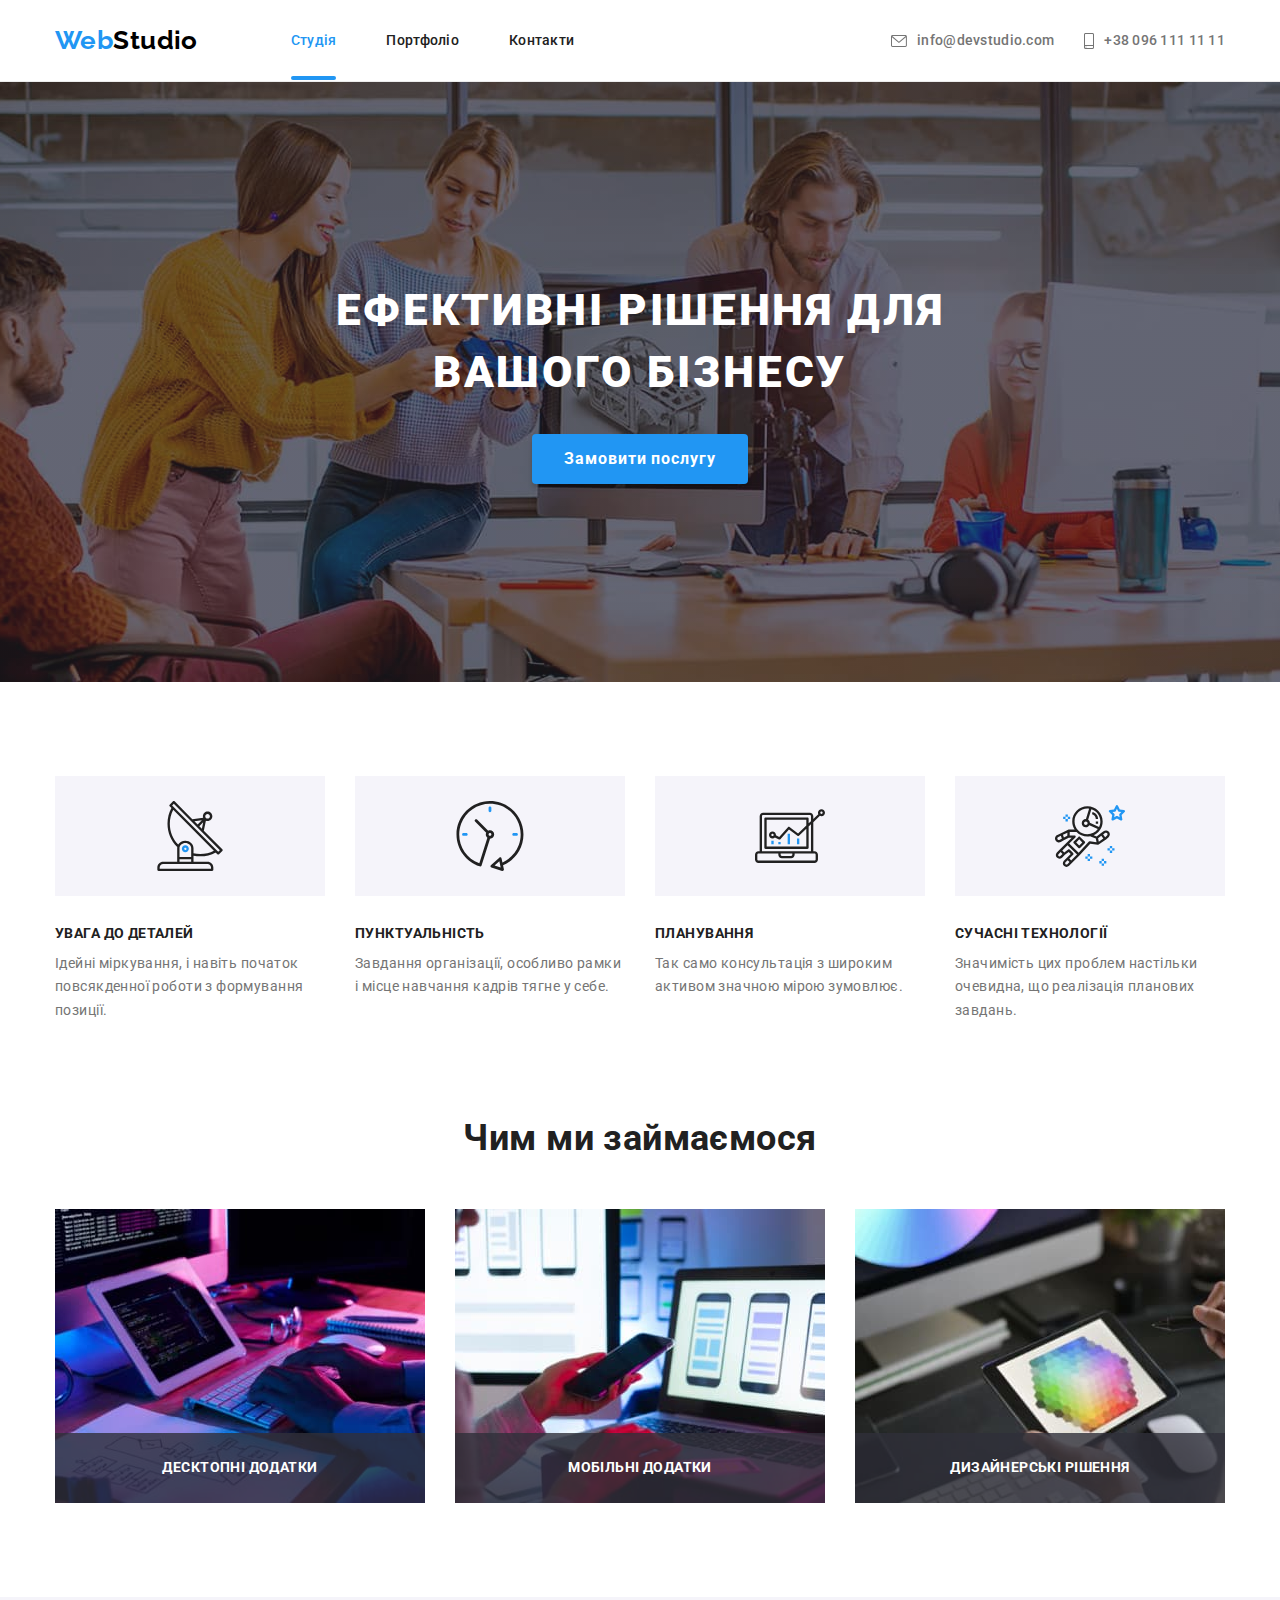
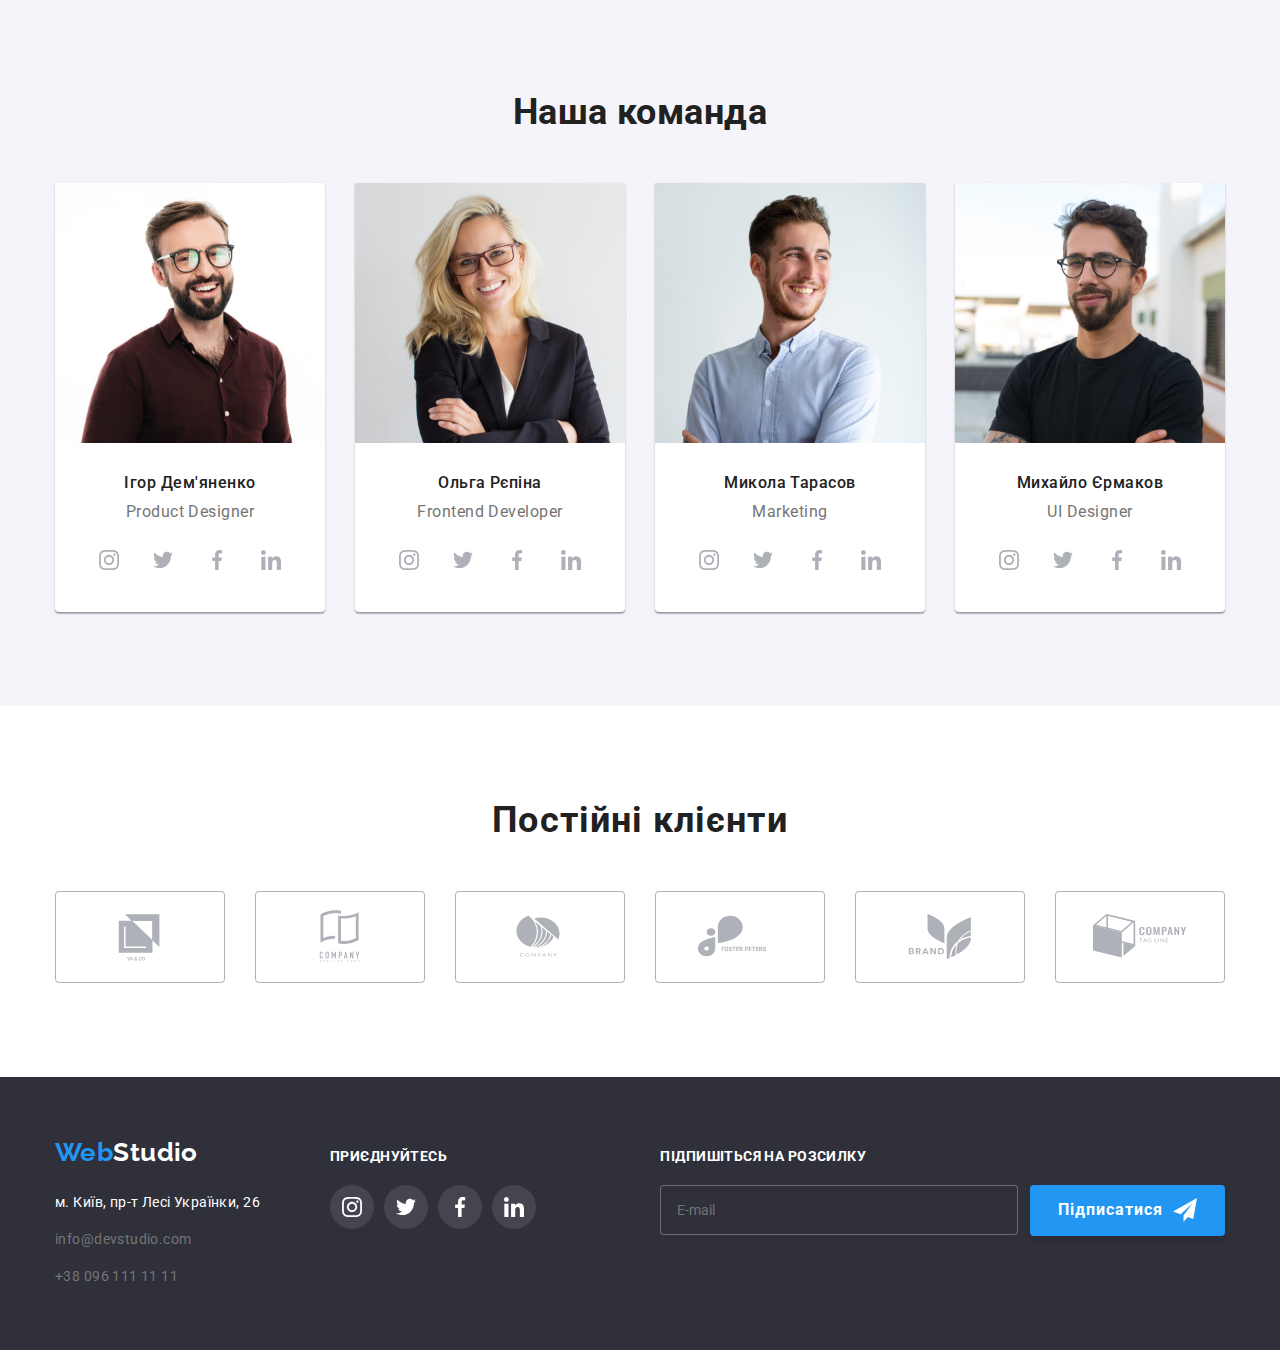
<file: index.html>
<!DOCTYPE html>
<html lang="uk">
  <head>
    <meta charset="UTF-8" />
    <meta http-equiv="X-UA-Compatible" content="IE=edge" />
    <meta name="viewport" content="width=device-width, initial-scale=1.0" />
    <link rel="preconnect" href="https://fonts.googleapis.com" />
    <link rel="preconnect" href="https://fonts.gstatic.com" crossorigin />
    <link
      href="https://fonts.googleapis.com/css2?family=Raleway:wght@700&family=Roboto:wght@100;400;500;700;900&display=swap"
      rel="stylesheet"
    />
    <title>WebStudio</title>
    <link
      rel="stylesheet"
      href="https://cdn.jsdelivr.net/npm/modern-normalize@1.1.0/modern-normalize.min.css"
    />
    <link rel="stylesheet" href="./css/styles.css" />
  </head>
  <body>
    <header class="page-header">
      <div class="container page-header-container">
        <nav class="page-navigation">
          <a class="header-logo" href="./index.html"
            ><span class="header-logo-web">Web</span>Studio</a
          >
          <ul class="navigation link">
            <li class="navigation-item">
              <a class="link curent" href="./index.html">Студія</a>
            </li>
            <li class="navigation-item">
              <a class="link" href="./portfolio.html">Портфоліо</a>
            </li>
            <li class="navigation-item">
              <a class="link" href="Контакты">Контакти</a>
            </li>
          </ul>
        </nav>
        <ul class="mail-phone-list">
          <li>
            <a class="contact-nav" href="mailto:info@devstudio.com">
              <svg class="nav-contact-icon" width="16px" height="12px">
                <use href="./images/icons.svg#icon-envelope "></use>
              </svg>
              info@devstudio.com</a
            >
          </li>
          <li>
            <a class="contact-nav" href="tel:+380961111111">
              <svg class="nav-contact-icon" width="10" height="16">
                <use href="./images/icons.svg#icon-smartphone"></use>
              </svg>
              +38 096 111 11 11</a
            >
          </li>
        </ul>
      </div>
    </header>

    <main>
      <section class="solution">
        <div class="container solution-container">
          <h1 class="solution-title">Ефективні рішення для вашого бізнесу</h1>
          <button
            class="odrder-button solution-order-button"
            type="button"
            data-modal-open
          >
            Замовити послугу
          </button>
        </div>
      </section>

      <section class="specifics">
        <div class="container">
          <h2 hidden>Особливості</h2>
          <ul class="specifics-list">
            <li class="specifics-list-card">
              <div class="specifics-list-icon-bg">
                <svg class="specifics-list-icon" width="70" height="70">
                  <use href="./images/icons.svg#icon-antenna"></use>
                </svg>
              </div>
              <h3 class="specifics-title">УВАГА ДО ДЕТАЛЕЙ</h3>
              <p>
                Ідейні міркування, і навіть початок повсякденної роботи з
                формування позиції.
              </p>
            </li>
            <li class="specifics-list-card">
              <div class="specifics-list-icon-bg">
                <svg class="specifics-list-icon" width="70" height="70">
                  <use href="./images/icons.svg#icon-clock"></use>
                </svg>
              </div>
              <h3 class="specifics-title">ПУНКТУАЛЬНІСТЬ</h3>
              <p>
                Завдання організації, особливо рамки і місце навчання кадрів
                тягне у себе.
              </p>
            </li>
            <li class="specifics-list-card">
              <div class="specifics-list-icon-bg">
                <svg class="specifics-list-icon" width="70" height="70">
                  <use href="./images/icons.svg#icon-diagram"></use>
                </svg>
              </div>
              <h3 class="specifics-title">ПЛАНУВАННЯ</h3>
              <p>
                Так само консультація з широким активом значною мірою зумовлює.
              </p>
            </li>
            <li class="specifics-list-card">
              <div class="specifics-list-icon-bg">
                <svg class="specifics-list-icon" width="70" height="70">
                  <use href="./images/icons.svg#icon-astronaut"></use>
                </svg>
              </div>
              <h3 class="specifics-title">СУЧАСНІ ТЕХНОЛОГІЇ</h3>
              <p>
                Значимість цих проблем настільки очевидна, що реалізація
                планових завдань.
              </p>
            </li>
          </ul>
        </div>
      </section>

      <section class="services">
        <div class="container services-container">
          <h2 class="title-section title-section-service">Чим ми займаємося</h2>
          <ul class="services-list">
            <li class="services-list-card">
              <div class="list-card-overlay">
                <p class="list-card-text">Десктопні додатки</p>
              </div>
              <img src="./images/cod.jpg" alt="программирование" width="370" />
            </li>
            <li class="services-list-card">
              <div class="list-card-overlay">
                <p class="list-card-text">Мобільні додатки</p>
              </div>
              <img src="./images/test.jpg" alt="тестирование" width="370" />
            </li>
            <li class="services-list-card">
              <div class="list-card-overlay">
                <p class="list-card-text">Дизайнерські рішення</p>
              </div>
              <img src="./images/design.jpg" alt="дизайн" width="370" />
            </li>
          </ul>
        </div>
      </section>

      <section class="team">
        <div class="container">
          <h2 class="title-section team-section-title">Наша команда</h2>
          <ul class="team-list">
            <li class="team-list-card">
              <img
                src="./images/card1.jpg"
                alt="на фото дизайнер, Дем'яненко Ігор"
                width="270"
              />
              <div class="team-card-bottom">
                <h3 class="list-card-name">Ігор Дем'яненко</h3>
                <p class="team-card-job-title" lang="en">Product Designer</p>
                <ul class="social-list">
                  <li class="social-list-item">
                    <a href="" class="social-list-link">
                      <svg
                        aria-label="посилання на соц мережу інстаграм"
                        class="social-list-icon"
                      >
                        <use href="./images/icons.svg#icon-instagram"></use>
                      </svg>
                    </a>
                  </li>
                  <li class="social-list-item">
                    <a href="" class="social-list-link">
                      <svg
                        aria-label="посилання на соц мережу твіттер"
                        class="social-list-icon"
                      >
                        <use href="./images/icons.svg#icon-twitter"></use>
                      </svg>
                    </a>
                  </li>
                  <li class="social-list-item">
                    <a href="" class="social-list-link">
                      <svg
                        aria-label="посилання на соц мережу фейсбук"
                        class="social-list-icon"
                      >
                        <use href="./images/icons.svg#icon-facebook"></use>
                      </svg>
                    </a>
                  </li>
                  <li class="social-list-item">
                    <a href="" class="social-list-link">
                      <svg
                        aria-label="посилання на соц мережу лінкед-ін"
                        class="social-list-icon"
                      >
                        <use href="./images/icons.svg#icon-linkedin"></use>
                      </svg>
                    </a>
                  </li>
                </ul>
              </div>
            </li>
            <li class="team-list-card">
              <img
                src="./images/card2.jpg"
                alt="на фото розробник,Репіна Ольга"
                width="270"
              />
              <div class="team-card-bottom">
                <h3 class="list-card-name">Ольга Рєпіна</h3>
                <p class="team-card-job-title" lang="en">Frontend Developer</p>
                <ul class="social-list">
                  <li class="social-list-item">
                    <a href="" class="social-list-link">
                      <svg
                        aria-label="посилання на соц мережу інстаграм"
                        class="social-list-icon"
                      >
                        <use href="./images/icons.svg#icon-instagram"></use>
                      </svg>
                    </a>
                  </li>
                  <li class="social-list-item">
                    <a href="" class="social-list-link">
                      <svg
                        aria-label="посилання на соц мережу твіттер"
                        class="social-list-icon"
                      >
                        <use href="./images/icons.svg#icon-twitter"></use>
                      </svg>
                    </a>
                  </li>
                  <li class="social-list-item">
                    <a href="" class="social-list-link">
                      <svg
                        aria-label="посилання на соц мережу фейсбук"
                        class="social-list-icon"
                      >
                        <use href="./images/icons.svg#icon-facebook"></use>
                      </svg>
                    </a>
                  </li>
                  <li class="social-list-item">
                    <a href="" class="social-list-link">
                      <svg
                        aria-label="посилання на соц мережу лінкед-ін"
                        class="social-list-icon"
                      >
                        <use href="./images/icons.svg#icon-linkedin"></use>
                      </svg>
                    </a>
                  </li>
                </ul>
              </div>
            </li>
            <li class="team-list-card">
              <img
                src="./images/card3.jpg"
                alt="на фото Тарасов Микола,відділ маркетингу"
                width="270"
              />
              <div class="team-card-bottom">
                <h3 class="list-card-name">Микола Тарасов</h3>
                <p class="team-card-job-title" lang="en">Marketing</p>
                <ul class="social-list">
                  <li class="social-list-item">
                    <a href="" class="social-list-link">
                      <svg
                        aria-label="посилання на соц мережу інстаграм"
                        class="social-list-icon"
                      >
                        <use href="./images/icons.svg#icon-instagram"></use>
                      </svg>
                    </a>
                  </li>
                  <li class="social-list-item">
                    <a href="" class="social-list-link">
                      <svg
                        aria-label="посилання на соц мережу твіттер"
                        class="social-list-icon"
                      >
                        <use href="./images/icons.svg#icon-twitter"></use>
                      </svg>
                    </a>
                  </li>
                  <li class="social-list-item">
                    <a href="" class="social-list-link">
                      <svg
                        aria-label="посилання на соц мережу фейсбук"
                        class="social-list-icon"
                      >
                        <use href="./images/icons.svg#icon-facebook"></use>
                      </svg>
                    </a>
                  </li>
                  <li class="social-list-item">
                    <a href="" class="social-list-link">
                      <svg
                        aria-label="посилання на соц мережу лінкед-ін"
                        class="social-list-icon"
                      >
                        <use href="./images/icons.svg#icon-linkedin"></use>
                      </svg>
                    </a>
                  </li>
                </ul>
              </div>
            </li>
            <li class="team-list-card">
              <img
                src="./images/card4.jpg"
                alt="на фото Єрмаков Михайло, дизайнер"
                width="270"
              />
              <div class="team-card-bottom">
                <h3 class="list-card-name">Михайло Єрмаков</h3>
                <p class="team-card-job-title" lang="en">UI Designer</p>
                <ul class="social-list">
                  <li class="social-list-item">
                    <a href="" class="social-list-link">
                      <svg
                        aria-label="посилання на соц мережу інстаграм"
                        class="social-list-icon"
                      >
                        <use href="./images/icons.svg#icon-instagram"></use>
                      </svg>
                    </a>
                  </li>
                  <li class="social-list-item">
                    <a href="" class="social-list-link">
                      <svg
                        aria-label="посилання на соц мережу твіттер"
                        class="social-list-icon"
                      >
                        <use href="./images/icons.svg#icon-twitter"></use>
                      </svg>
                    </a>
                  </li>
                  <li class="social-list-item">
                    <a href="" class="social-list-link">
                      <svg
                        aria-label="посилання на соц мережу фейсбук"
                        class="social-list-icon"
                      >
                        <use href="./images/icons.svg#icon-facebook"></use>
                      </svg>
                    </a>
                  </li>
                  <li class="social-list-item">
                    <a href="" class="social-list-link">
                      <svg
                        aria-label="посилання на соц мережу лінкед-ін"
                        class="social-list-icon"
                      >
                        <use href="./images/icons.svg#icon-linkedin"></use>
                      </svg>
                    </a>
                  </li>
                </ul>
              </div>
            </li>
          </ul>
        </div>
      </section>

      <section class="clients">
        <div class="container">
          <h3 class="clients-title">Постійні клієнти</h3>
          <ul class="clients-list">
            <li class="clients-list-item">
              <a href="" class="cleints-list-link">
                <svg class="clients-list-logo">
                  <use href="./images/icons.svg#icon-company"></use>
                </svg>
              </a>
            </li>
            <li class="clients-list-item">
              <a href="" class="cleints-list-link">
                <svg class="clients-list-logo">
                  <use href="./images/icons.svg#icon-company-one"></use>
                </svg>
              </a>
            </li>
            <li class="clients-list-item">
              <a href="" class="cleints-list-link">
                <svg class="clients-list-logo">
                  <use href="./images/icons.svg#icon-company-two"></use>
                </svg>
              </a>
            </li>
            <li class="clients-list-item">
              <a href="" class="cleints-list-link">
                <svg class="clients-list-logo">
                  <use href="./images/icons.svg#icon-company-thre"></use>
                </svg>
              </a>
            </li>
            <li class="clients-list-item">
              <a href="" class="cleints-list-link">
                <svg class="clients-list-logo">
                  <use href="./images/icons.svg#icon-company-four"></use>
                </svg>
              </a>
            </li>
            <li class="clients-list-item">
              <a href="" class="cleints-list-link">
                <svg class="clients-list-logo">
                  <use href="./images/icons.svg#icon-company-five"></use>
                </svg>
              </a>
            </li>
          </ul>
        </div>
      </section>
    </main>

    <footer class="page-footer">
      <div class="container footer-container">
        <div class="page-footer-container">
          <a class="footer-logo" href="./index.html"
            ><span class="footer-logo-web">Web</span>Studio</a
          >
          <address class="bottom-addres">
            <p class="link-address">
              <a
                href="https://goo.gl/maps/CPtrU1FHBa2aNyZL9"
                target="_blank"
                rel="noopener noreferrer nofollow"
                >м. Київ, пр-т Лесі Українки, 26</a
              >
            </p>
            <ul class="bottom-contacts">
              <li class="bottom-contacts-item">
                <a href="mailto:info@devstudio.com">info@devstudio.com</a>
              </li>
              <li class="bottom-contacts-item">
                <a href="tel:+380961111111">+38 096 111 11 11</a>
              </li>
            </ul>
          </address>
        </div>

        <div class="footer-social">
          <p class="footer-social-title">приєднуйтесь</p>
          <ul class="footer-social-list">
            <li class="footer-social-list-item">
              <a href="" class="footer-social-list-link">
                <svg class="footer-social-list-icon">
                  <use href="./images/icons.svg#icon-instagram"></use>
                </svg>
              </a>
            </li>
            <li class="footer-social-list-item">
              <a href="" class="footer-social-list-link">
                <svg class="footer-social-list-icon">
                  <use href="./images/icons.svg#icon-twitter"></use>
                </svg>
              </a>
            </li>
            <li class="footer-social-list-item">
              <a href="" class="footer-social-list-link">
                <svg class="footer-social-list-icon">
                  <use href="./images/icons.svg#icon-facebook"></use>
                </svg>
              </a>
            </li>
            <li class="footer-social-list-item">
              <a href="" class="footer-social-list-link">
                <svg class="footer-social-list-icon">
                  <use href="./images/icons.svg#icon-linkedin"></use>
                </svg>
              </a>
            </li>
          </ul>
        </div>

        <div class="footer-reg">
          <p class="reg-title">Підпишіться на розсилку</p>
          <form class="footer-reg-form">
            <label>
              <input
                class="footer-reg-input-field"
                type="email"
                name="user_email"
                placeholder="E-mail"
              />
            </label>
            <button class="footer-reg-button" type="submit">
              Підписатися
              <svg class="reg-button-icon" width="24px" height="24px">
                <use href="./images/icons.svg#icon-send"></use>
              </svg>
            </button>
          </form>
        </div>
      </div>
    </footer>
    <div class="backdrop is-hidden" data-modal>
      <div class="modal">
        <button class="modal-clas-btn" data-modal-close>
          <svg class="modal-close-icon" width="18px" height="18px">
            <use href="./images/icons.svg#icon-close"></use>
          </svg>
        </button>

        <p class="modal-form-title">Залиште свої дані, ми вам передзвонимо</p>
        <form class="modal-form">
          <label class="modal-form-field">
            <span class="modal-form-field-desc">Ім'я</span>
            <span class="modal-input-wrapper">
              <input
                class="modal-form-input"
                type="text"
                required
                pattern="[a-zA-Zа-яА-ЯіІїЇ`ʼ]+"
                name="user_name"
              />
              <svg class="modal-form-icon">
                <use href="./images/icons.svg#icon-person"></use>
              </svg>
            </span>
          </label>
          <label class="modal-form-field">
            <span class="modal-form-field-desc">Телефон</span>
            <span class="modal-input-wrapper">
              <input
                class="modal-form-input"
                type="tel"
                required
                name="user_phone"
              />
              <svg class="modal-form-icon">
                <use href="./images/icons.svg#icon-phone-black"></use>
              </svg>
            </span>
          </label>
          <label class="modal-form-field">
            <span class="modal-form-field-desc">Пошта</span>
            <span class="modal-input-wrapper">
              <input
                class="modal-form-input"
                type="email"
                required
                name="user_mail"
              />
              <svg class="modal-form-icon">
                <use href="./images/icons.svg#icon-email"></use>
              </svg>
            </span>
          </label>
          <label class="modal-form-area">
            <span class="modal-form-field-desc">Коментар</span>
            <textarea
              class="modal-form-message"
              name="user_message"
              placeholder="Введіть текст"
            ></textarea>
          </label>
          <label class="modal-form-check-field">
            <input
              class="modal-form-check"
              type="checkbox"
              name="user_policy"
              required
            />
            <svg class="modal-form-own-checkbox">
              <use
                class="modal-form-own-checkbox-icon"
                href="./images/icons.svg#icon-Vector"
              ></use>
            </svg>
            <span class="modal-form-own-checkbox-text">
              Погоджуюся з розсилкою та приймаю&nbsp;
              <a class="modal-form-own-checkbox-link" href="#"
                >Умови договору</a
              ></span
            >
          </label>
          <button class="modal-form-submit" type="submit">Відправити</button>
        </form>
      </div>
    </div>

    <script src="./modal.js"></script>
  </body>
</html>
</file>
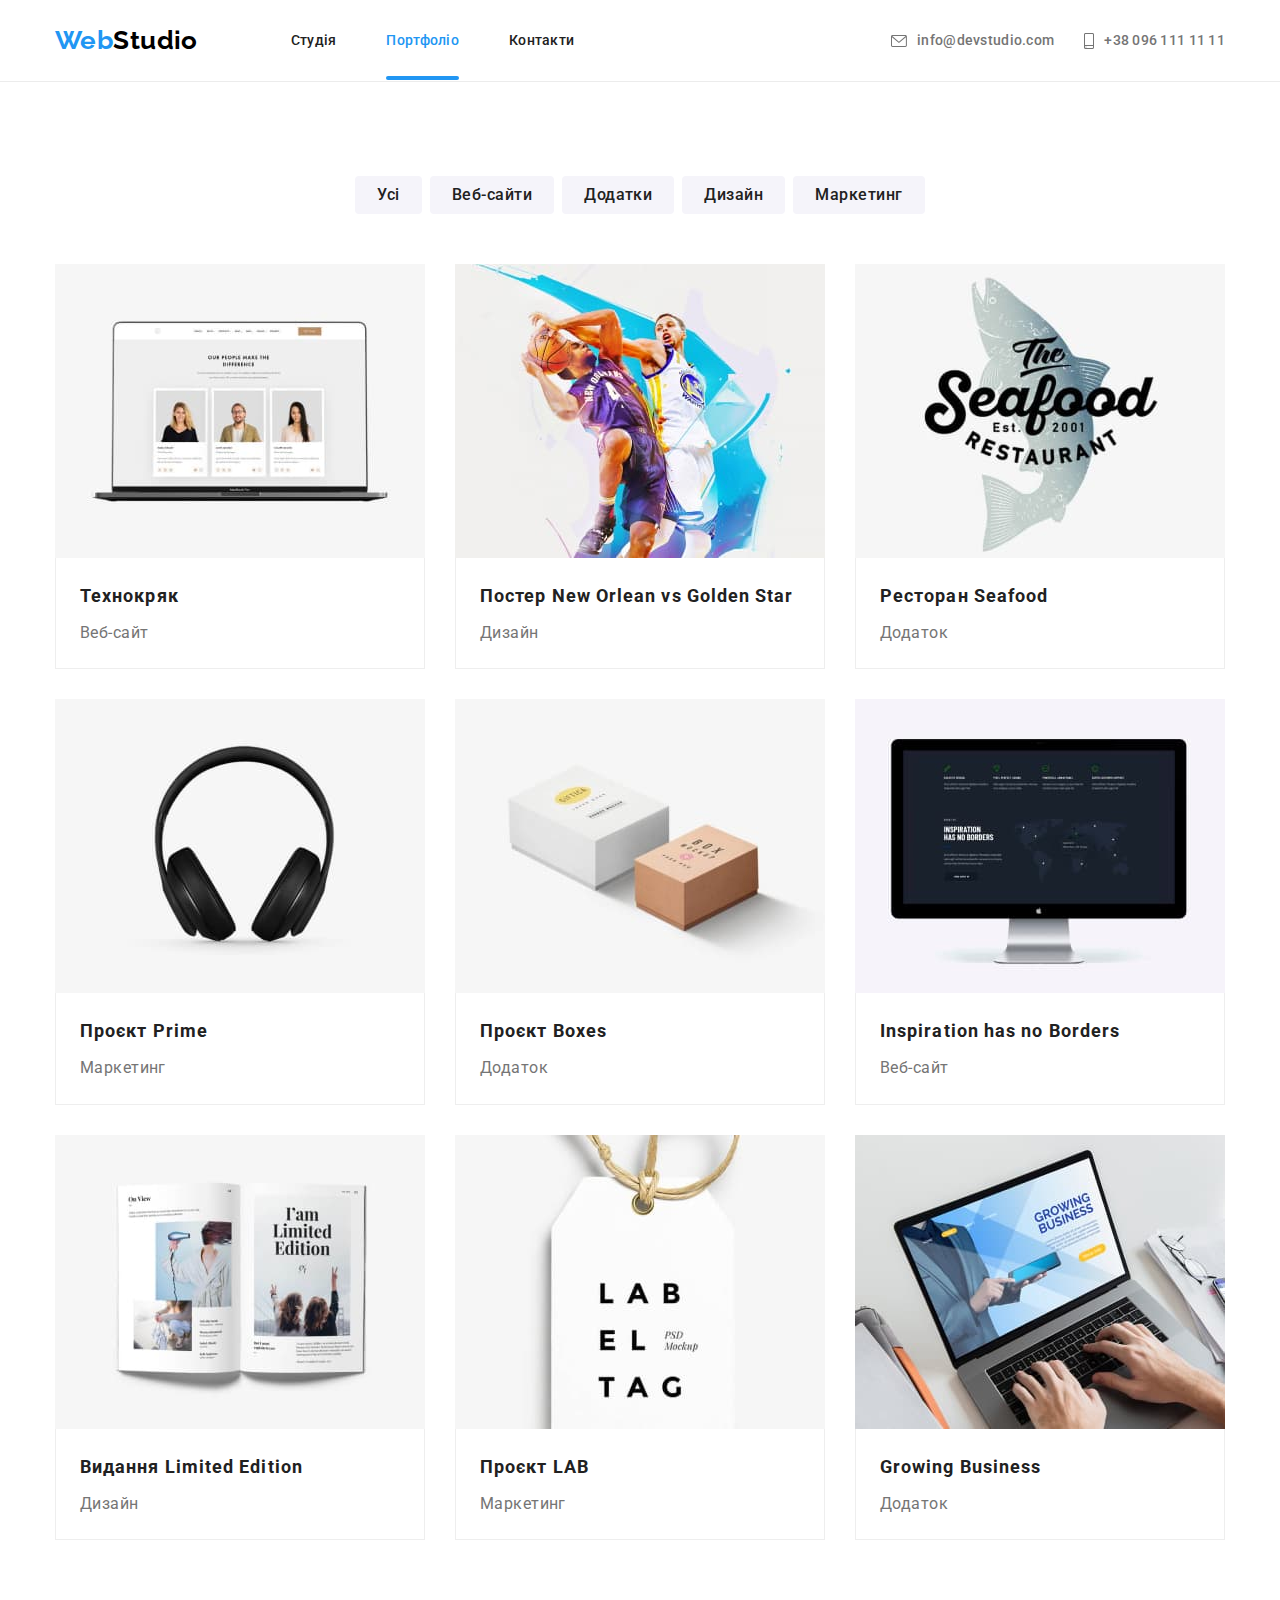
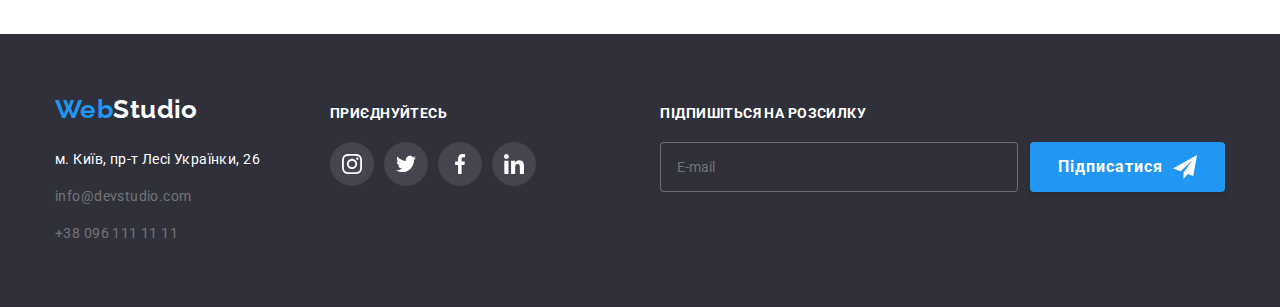
<file: portfolio.html>
<!DOCTYPE html>
<html lang="uk">
  <head>
    <meta charset="UTF-8" />
    <meta http-equiv="X-UA-Compatible" content="IE=edge" />
    <meta name="viewport" content="width=device-width, initial-scale=1.0" />
    <link rel="preconnect" href="https://fonts.googleapis.com" />
    <link rel="preconnect" href="https://fonts.gstatic.com" crossorigin />
    <link
      href="https://fonts.googleapis.com/css2?family=Raleway:wght@700&family=Roboto:wght@100;400;500;700;900&display=swap"
      rel="stylesheet"
    />
    <title>Portfolio</title>
    <link
      rel="stylesheet"
      href="https://cdn.jsdelivr.net/npm/modern-normalize@1.1.0/modern-normalize.min.css"
    />
    <link rel="stylesheet" href="./css/styles.css" />
  </head>

  <body>
    <header class="page-header portfolio-header">
      <div class="container page-header-container">
        <nav class="page-navigation">
          <a class="header-logo" href="./index.html"
            ><span class="header-logo-web">Web</span>Studio</a
          >
          <ul class="navigation link">
            <li class="navigation-item">
              <a class="link" href="./index.html">Студія</a>
            </li>
            <li class="navigation-item">
              <a class="link curent" href="./portfolio.html">Портфоліо</a>
            </li>
            <li class="navigation-item">
              <a class="link" href="Контакты">Контакти</a>
            </li>
          </ul>
        </nav>
        <ul class="mail-phone-list">
          <li>
            <a class="contact-nav" href="mailto:info@devstudio.com">
              <svg class="nav-contact-icon" width="16px" height="12px">
                <use href="./images/icons.svg#icon-envelope "></use>
              </svg>
              info@devstudio.com</a
            >
          </li>
          <li>
            <a class="contact-nav" href="tel:+380961111111">
              <svg class="nav-contact-icon" width="10" height="16">
                <use href="./images/icons.svg#icon-smartphone"></use>
              </svg>
              +38 096 111 11 11</a
            >
          </li>
        </ul>
      </div>
    </header>

    <main>
      <section class="projects">
        <div class="container">
          <h1 hidden>Наші проєкти</h1>
          <ul class="filters filters-container">
            <li><button type="button">Усі</button></li>
            <li><button type="button">Веб-сайти</button></li>
            <li><button type="button">Додатки</button></li>
            <li><button type="button">Дизайн</button></li>
            <li><button type="button">Маркетинг</button></li>
          </ul>

          <ul class="gallery">
            <li class="gallery-card">
              <a class="gallery-card-link" href="">
                <div class="card-wrapper">
                  <img
                    src="./images/portfolio_images/project_1.jpg"
                    width="370"
                    alt="Веб-сайт"
                  />
                  <p class="overlay">
                    Ресурс пропонує комплексні пропозиції з різним рівнем
                    функціоналу та сервісів. Все це дозволить відвідувачу
                    отримати вичерпні відомості про компанію чи приватну особу.
                  </p>
                </div>

                <div class="gallery-card-bottom">
                  <h2>Технокряк</h2>
                  <p class="gallery-card-bottom-text">Веб-сайт</p>
                </div>
              </a>
            </li>
            <li class="gallery-card">
              <a href="" class="gallery-card-link">
                <div class="card-wrapper">
                  <img
                    src="./images/portfolio_images/project_2.jpg"
                    width="370"
                    alt="Дизайн"
                  />
                  <p class="overlay">
                    Ресурс пропонує комплексні пропозиції з різним рівнем
                    функціоналу та сервісів. Все це дозволить відвідувачу
                    отримати вичерпні відомості про компанію чи приватну особу.
                  </p>
                </div>

                <div class="gallery-card-bottom">
                  <h2 lang="en">Постер New Orlean vs Golden Star</h2>
                  <p class="gallery-card-bottom-text">Дизайн</p>
                </div></a
              >
            </li>
            <li class="gallery-card">
              <a href="" class="gallery-card-link">
                <div class="card-wrapper">
                  <img
                    src="./images/portfolio_images/project_3.jpg"
                    width="370"
                    alt="Додаток"
                  />
                  <p class="overlay">
                    Ресурс пропонує комплексні пропозиції з різним рівнем
                    функціоналу та сервісів. Все це дозволить відвідувачу
                    отримати вичерпні відомості про компанію чи приватну особу.
                  </p>
                </div>

                <div class="gallery-card-bottom">
                  <h2 lang="en">Ресторан Seafood</h2>
                  <p class="gallery-card-bottom-text">Додаток</p>
                </div></a
              >
            </li>

            <li class="gallery-card">
              <a href="" class="gallery-card-link">
                <div class="card-wrapper">
                  <img
                    src="./images/portfolio_images/project_4.jpg"
                    width="370"
                    alt="Маркетинг"
                  />
                  <p class="overlay">
                    Ресурс пропонує комплексні пропозиції з різним рівнем
                    функціоналу та сервісів. Все це дозволить відвідувачу
                    отримати вичерпні відомості про компанію чи приватну особу.
                  </p>
                </div>

                <div class="gallery-card-bottom">
                  <h2 lang="en">Проєкт Prime</h2>
                  <p class="gallery-card-bottom-text">Маркетинг</p>
                </div></a
              >
            </li>
            <li class="gallery-card">
              <a href="" class="gallery-card-link">
                <div class="card-wrapper">
                  <img
                    src="./images/portfolio_images/project_5.jpg"
                    width="370"
                    alt="Додаток"
                  />
                  <p class="overlay">
                    Ресурс пропонує комплексні пропозиції з різним рівнем
                    функціоналу та сервісів. Все це дозволить відвідувачу
                    отримати вичерпні відомості про компанію чи приватну особу.
                  </p>
                </div>

                <div class="gallery-card-bottom">
                  <h2 lang="en">Проєкт Boxes</h2>
                  <p class="gallery-card-bottom-text">Додаток</p>
                </div></a
              >
            </li>
            <li class="gallery-card">
              <a href="" class="gallery-card-link">
                <div class="card-wrapper">
                  <img
                    src="./images/portfolio_images/project_6.jpg"
                    width="370"
                    alt="Веб-сайт"
                  />
                  <p class="overlay">
                    Ресурс пропонує комплексні пропозиції з різним рівнем
                    функціоналу та сервісів. Все це дозволить відвідувачу
                    отримати вичерпні відомості про компанію чи приватну особу.
                  </p>
                </div>

                <div class="gallery-card-bottom">
                  <h2 lang="en">Inspiration has no Borders</h2>
                  <p class="gallery-card-bottom-text">Веб-сайт</p>
                </div></a
              >
            </li>
            <li class="gallery-card">
              <a href="" class="gallery-card-link">
                <div class="card-wrapper">
                  <img
                    src="./images/portfolio_images/project_7.jpg"
                    width="370"
                    alt="Дизайн"
                  />
                  <p class="overlay">
                    Ресурс пропонує комплексні пропозиції з різним рівнем
                    функціоналу та сервісів. Все це дозволить відвідувачу
                    отримати вичерпні відомості про компанію чи приватну особу.
                  </p>
                </div>

                <div class="gallery-card-bottom">
                  <h2 lang="en">Видання Limited Edition</h2>
                  <p class="gallery-card-bottom-text">Дизайн</p>
                </div></a
              >
            </li>
            <li class="gallery-card">
              <a href="" class="gallery-card-link">
                <div class="card-wrapper">
                  <img
                    src="./images/portfolio_images/project_8.jpg"
                    width="370"
                    alt="Маркетинг"
                  />
                  <p class="overlay">
                    Ресурс пропонує комплексні пропозиції з різним рівнем
                    функціоналу та сервісів. Все це дозволить відвідувачу
                    отримати вичерпні відомості про компанію чи приватну особу.
                  </p>
                </div>

                <div class="gallery-card-bottom">
                  <h2 lang="en">Проєкт LAB</h2>
                  <p class="gallery-card-bottom-text">Маркетинг</p>
                </div></a
              >
            </li>
            <li class="gallery-card">
              <a href="" class="gallery-card-link">
                <div class="card-wrapper">
                  <img
                    src="./images/portfolio_images/project_9.jpg"
                    width="370"
                    alt="Додаток"
                  />
                  <p class="overlay">
                    Ресурс пропонує комплексні пропозиції з різним рівнем
                    функціоналу та сервісів. Все це дозволить відвідувачу
                    отримати вичерпні відомості про компанію чи приватну особу.
                  </p>
                </div>

                <div class="gallery-card-bottom">
                  <h2 lang="en">Growing Business</h2>
                  <p class="gallery-card-bottom-text">Додаток</p>
                </div></a
              >
            </li>
          </ul>
        </div>
      </section>
    </main>

    <footer class="page-footer">
      <div class="container footer-container">
        <div class="page-footer-container">
          <a class="footer-logo" href="./index.html"
            ><span class="footer-logo-web">Web</span>Studio</a
          >
          <address class="bottom-addres">
            <p class="link-address">
              <a
                href="https://goo.gl/maps/CPtrU1FHBa2aNyZL9"
                target="_blank"
                rel="noopener noreferrer nofollow"
                >м. Київ, пр-т Лесі Українки, 26</a
              >
            </p>
            <ul class="bottom-contacts">
              <li class="bottom-contacts-item">
                <a href="mailto:info@devstudio.com">info@devstudio.com</a>
              </li>
              <li class="bottom-contacts-item">
                <a href="tel:+380961111111">+38 096 111 11 11</a>
              </li>
            </ul>
          </address>
        </div>

        <div class="footer-social">
          <p class="footer-social-title">приєднуйтесь</p>
          <ul class="footer-social-list">
            <li class="footer-social-list-item">
              <a href="" class="footer-social-list-link">
                <svg class="footer-social-list-icon">
                  <use href="./images/icons.svg#icon-instagram"></use>
                </svg>
              </a>
            </li>
            <li class="footer-social-list-item">
              <a href="" class="footer-social-list-link">
                <svg class="footer-social-list-icon">
                  <use href="./images/icons.svg#icon-twitter"></use>
                </svg>
              </a>
            </li>
            <li class="footer-social-list-item">
              <a href="" class="footer-social-list-link">
                <svg class="footer-social-list-icon">
                  <use href="./images/icons.svg#icon-facebook"></use>
                </svg>
              </a>
            </li>
            <li class="footer-social-list-item">
              <a href="" class="footer-social-list-link">
                <svg class="footer-social-list-icon">
                  <use href="./images/icons.svg#icon-linkedin"></use>
                </svg>
              </a>
            </li>
          </ul>
        </div>
        <div class="footer-reg">
          <p class="reg-title">Підпишіться на розсилку</p>
          <form class="footer-reg-form">
            <label>
              <input
                class="footer-reg-input-field"
                type="email"
                name="user_email"
                placeholder="E-mail"
              />
            </label>
            <button class="footer-reg-button" type="submit">
              Підписатися
              <svg class="reg-button-icon" width="24px" height="24px">
                <use href="./images/icons.svg#icon-send"></use>
              </svg>
            </button>
          </form>
        </div>
      </div>
    </footer>
  </body>
</html>
</file>
<file: css/styles.css>
/* =========PRIMARY COLORS========= */
:root {
  --primary-text-color: #757575;
  --title-text-color: #212121;
  --accent-color: #2196f3;
  --primary-white-color: #ffffff;
  --black-logo-color: #000000;
  --btn-filter-background-color: #f5f4fa;
  --solution-section-color: #2f303a;
  --background-color: #f5f4fa;
  --portfolio-nav-border-color: #ececec;
  --hero-bg-color: #c4c4c4;
  --social-lincs-color: #afb1b8;
  --timing-effects: 250ms cubic-bezier(0.4, 0, 0.2, 1);
}
/* =========/PRIMARY COLORS========= */

/* =========BODY========= */
body {
  color: var(--primary-white-color);
  font-family: "Roboto", sans-serif;
  font-size: 14px;
  letter-spacing: 0.03em;
}
/* =========/BODY========= */

h1,
h2,
h3,
h4,
p {
  margin-top: 0;
  margin-bottom: 0;
}

ul,
ol {
  margin-top: 0;
  margin-bottom: 0;
  padding-left: 0;
}

.container {
  width: 1200px;
  margin-left: auto;
  margin-right: auto;
  padding-left: 15px;
  padding-right: 15px;
}

.link {
  text-decoration: none;
}

img {
  display: block;
  max-width: 100%;
  height: auto;
}

li {
  list-style-type: none;
}
/* ========= HEADER ========= */
.page-header {
  padding-top: 25px;
  padding-bottom: 25px;
  border-bottom: 1px solid var(--portfolio-nav-border-color);
}

.page-header-container {
  display: flex;
  align-items: center;
}

.page-navigation {
  display: flex;
  align-items: center;
}

.header-logo {
  margin-right: 93px;
}

.header-logo {
  font-family: "Raleway";
  font-weight: 700;
  font-size: 26px;
  line-height: 1.2;
  color: var(--black-logo-color);
  text-decoration: none;
}
.header-logo-web {
  color: var(--accent-color);
}
/* ========= / HEADER ========= */

/* ========= NAVIGATION ========= */

.navigation {
  display: flex;
  column-gap: 50px;
}

.navigation .link {
  font-weight: 500;
  line-height: 1.1;
  letter-spacing: 0.02em;
  color: var(--title-text-color);
  text-decoration: none;
}

.link {
  transition: color var(--timing-effects);
}

.mail-phone-list {
  display: flex;
  align-items: center;
  column-gap: 30px;
  margin-left: auto;
}

.contact-nav {
  display: flex;
  align-items: center;
  font-weight: 500;
  font-size: 14px;
  line-height: 1.14;
  letter-spacing: 0.02em;
  text-decoration: none;
  color: var(--primary-text-color);
  transition: color var(--timing-effects);
}
.contact-nav:focus,
.contact-nav:hover {
  color: var(--accent-color);
  fill: var(--accent-color);
}

.nav-contact-icon {
  margin-right: 10px;
  fill: currentColor;
}

.navigation .link:focus,
.navigation .link:hover {
  color: var(--accent-color);
}
.curent {
  position: relative;
}

.curent::after {
  position: absolute;
  content: "";
  bottom: -32px; /* -по макету отступ вниз 32px */

  display: block;
  width: 100%;
  height: 4px;

  background: var(--accent-color);
  border-radius: 2px;
}

.navigation .link.curent {
  color: var(--accent-color);
}
/* ========= /HEADER ========= */

/* ========= SOLUTION ========= */

.solution {
  display: flex;
  max-width: 1600px;
  min-height: 600px;
  margin-left: auto;
  margin-right: auto;
  background-color: var(--hero-bg-color);
  background-image: linear-gradient(
      rgba(47, 48, 58, 0.4),
      rgba(47, 48, 58, 0.4)
    ),
    url(../images/hero/bg.jpg);
  background-size: auto auto;
  background-repeat: no-repeat;
  background-position: 50% 50%;
}
.solution-container {
  display: flex;
  flex-direction: column;
  justify-content: center;
  align-items: center;
}
.solution-title {
  width: 696px;
}

.solution h1 {
  font-weight: 900;
  font-size: 44px;
  line-height: 1.4;
  letter-spacing: 0.06em;
  text-transform: uppercase;
  text-align: center;
  color: var(--primary-white-color);
}

.solution-order-button {
  margin-top: 30px;
}

.odrder-button {
  font-family: inherit;
  font-weight: 700;
  font-size: 16px;
  line-height: 1.9;
  letter-spacing: 0.06em;
  color: var(--primary-white-color);
  background: var(--accent-color);
  box-shadow: 0px 4px 4px rgba(0, 0, 0, 0.15);
  border-radius: 4px;
  cursor: pointer;
  text-align: center;
  padding-top: 10px;
  padding-right: 32px;
  padding-bottom: 10px;
  padding-left: 32px;
  border: none;
}

/* ========= / SOLUTION ========= */

/* ========= SPECIFICS ========= */
.specifics {
  padding-top: 94px;
  padding-bottom: 94px;
}

.specifics-container {
  display: flex;
}
.specifics-list {
  display: flex;
  column-gap: 30px;
}
.specifics-list-card {
  flex-basis: calc((100% - 90px) / 4);
}

.specifics-list-icon-bg {
  display: flex;
  align-items: center;
  justify-content: center;
  height: 120px;
  background-color: var(--background-color);
  margin-bottom: 30px;
}

.title-section {
  font-weight: 700;
  font-size: 36px;
  line-height: 1.17;
  color: var(--title-text-color);
}

.specifics h3 {
  font-weight: 700;
  font-size: 14px;
  line-height: 1.1;
  text-transform: uppercase;
  letter-spacing: 0.03em;
  color: var(--title-text-color);
  margin-bottom: 10px;
}
.specifics p {
  font-style: normal;
  line-height: 1.7;
  color: var(--primary-text-color);
}
/* ========= /SPECIFICS ========= */

/* =========  SERVICES ========= */

.services {
  padding-top: 0px;
  padding-bottom: 94px;
}
.title-section-service {
  text-align: center;
}
.services-list-card {
  position: relative;
  flex-basis: calc((100% - 60px) / 3);
}

.list-card-overlay {
  position: absolute;
  bottom: 0;
  display: flex;
  height: 70px;
  width: 100%;
  align-items: center;
  justify-content: center;
  background: rgba(47, 48, 58, 0.8);
}

.list-card-text {
  font-weight: 700;
  font-size: 14px;
  line-height: 1.14;
  text-align: center;
  letter-spacing: 0.03em;
  text-transform: uppercase;
  color: var(--primary-white-color);
}

.services-list {
  display: flex;
  column-gap: 30px;
  margin-top: 50px;
}
/* ========= /SERVICES ========= */

/* ========= TEAM ========= */
.team {
  background-color: var(--background-color);
  padding-top: 94px;
  padding-bottom: 94px;
}

.team-section-title {
  text-align: center;
}
.team-list {
  display: flex;
  margin-top: 50px;
  column-gap: 30px;
}
.team-list-card {
  width: 270px;
  background: var(--primary-white-color);
  box-shadow: 0px 1px 3px rgba(0, 0, 0, 0.12), 0px 1px 1px rgba(0, 0, 0, 0.14),
    0px 2px 1px rgba(0, 0, 0, 0.2);
  border-radius: 0px 0px 4px 4px;
}

.team-card-bottom {
  padding-top: 30px;
  padding-bottom: 30px;
}

.social-list {
  display: flex;
  justify-content: center;
  column-gap: 10px;
  margin-top: 16px;
}

.social-list-link {
  display: flex;
  align-items: center;
  justify-content: center;
  width: 44px;
  height: 44px;
  border-radius: 50%;
  background-color: var(--primary-white-color);
  transition: background-color var(--timing-effects);
}

.social-list-link:hover,
.social-list-link:focus {
  background-color: var(--accent-color);
}

.social-list-link:hover .social-list-icon,
.social-list-link:focus .social-list-icon {
  fill: var(--primary-white-color);
}

.social-list-icon {
  width: 20px;
  height: 20px;
  fill: var(--social-lincs-color);
  transition: fill var(--timing-effects);
}

.team h3 {
  font-weight: 500;
  font-size: 16px;
  line-height: 1.2;
  color: var(--title-text-color);
  text-align: center;
  letter-spacing: 0.03em;
}

.team p {
  font-weight: 400;
  font-size: 16px;
  line-height: 1.2;
  color: var(--primary-text-color);
  text-align: center;
  letter-spacing: 0.03em;
  margin-top: 10px;
}
/* ========= /TEAM ========= */

/* ========= CLIENTS ========= */

.clients {
  padding-top: 94px;
  padding-bottom: 94px;
}

.clients-title {
  font-weight: 700;
  font-size: 36px;
  line-height: 1.16;
  text-align: center;
  letter-spacing: 0.03em;
  color: var(--title-text-color);
  margin-bottom: 50px;
}

.clients-list {
  display: flex;
  column-gap: 30px;
}

.cleints-list-link {
  display: flex;
  align-items: center;
  justify-content: center;
  width: 170px;
  height: 92px;
  border: 1px solid var(--social-lincs-color);
  border-radius: 4px;
  transition: color var(--timing-effects);
}
.clients-list-logo {
  width: 106px;
  height: 60px;
  fill: var(--social-lincs-color);
  transition: fill var(--timing-effects);
}

.cleints-list-link:hover .clients-list-logo,
.cleints-list-link:focus .clients-list-logo {
  fill: var(--accent-color);
}
.cleints-list-link:hover,
.cleints-list-link:focus {
  border-color: var(--accent-color);
}

/* ========= /CLIENTS ========= */

/* ========= FOOTER ========= */
.page-footer {
  background-color: var(--solution-section-color);
  padding-top: 60px;
  padding-bottom: 60px;
}
.footer-container {
  display: flex;
  align-items: baseline;
}
.page-footer-container {
  display: flex;
  flex-direction: column;
  margin-right: 70px;
}
.link-address a {
  font-style: normal;
  font-family: "Roboto";
  line-height: 2;
  color: var(--primary-white-color);
  text-decoration: none;
  margin-bottom: 9px;
  transition: color var(--timing-effects);
}
.link-address a:hover,
.link-address a:focus {
  color: var(--accent-color);
}

.bottom-contacts-item {
  margin-top: 9px;
}

.bottom-contacts a {
  font-family: "Roboto";
  line-height: 2;
  color: var(--primary-text-color);
  text-decoration: none;
  font-style: normal;
  transition: color var(--timing-effects);
}
.bottom-contacts a:focus,
.bottom-contacts a:hover {
  color: var(--accent-color);
}

.footer-logo {
  font-family: "Raleway";
  font-weight: 700;
  font-size: 26px;
  line-height: 1.2;
  color: var(--primary-white-color);
  text-decoration: none;
  margin-bottom: 20px;
  display: block;
}
.footer-logo-web {
  color: var(--accent-color);
}

/* ----FOOTER SOCIAL------- */

.footer-social {
  display: flex;
  flex-direction: column;
}

.footer-social-title {
  font-weight: 700;
  font-size: 14px;
  line-height: 1.14;
  text-transform: uppercase;
  color: var(--primary-white-color);
  margin-bottom: 20px;
}

.footer-social-list {
  display: flex;
  column-gap: 10px;
}
.footer-social-list-link {
  display: flex;
  align-items: center;
  justify-content: center;
  column-gap: 10px;
  width: 44px;
  height: 44px;
  border-radius: 50%;
  background-color: rgba(255, 255, 255, 0.1);
  transition: background-color var(--timing-effects);
}

.footer-social-list-link:hover {
  background-color: var(--accent-color);
}

.footer-social-list-icon {
  width: 20px;
  height: 20px;
  fill: var(--primary-white-color);
}

/* -------------REG------------- */
.footer-reg {
  display: flex;
  flex-direction: column;
  margin-left: auto;
}
.reg-title {
  font-weight: 700;
  font-size: 14px;
  line-height: 1.14;
  text-transform: uppercase;
  color: var(--primary-white-color);
}
.footer-reg-form {
  display: flex;
  align-items: center;
  column-gap: 12px;
  margin-top: 20px;
}

.footer-reg-form input {
  width: 358px;
  height: 50px;
  padding: 15px 16px;

  background-color: var(--solution-section-color);
  border: 1px solid rgba(255, 255, 255, 0.3);
  border-radius: 4px;
}

.footer-reg-input-field {
  color: rgba(255, 255, 255, 0.6);
}

.footer-reg-button {
  display: flex;
  align-items: center;
  font-family: inherit;
  font-weight: 700;
  font-size: 16px;
  line-height: 1.9;

  text-align: center;
  letter-spacing: 0.06em;
  padding: 10px 28px;
  color: var(--primary-white-color);
  background: var(--accent-color);
  box-shadow: 0px 4px 4px rgba(33, 12, 12, 0.15);
  border-radius: 4px;
  border: none;
  fill: var(--primary-white-color);
  cursor: pointer;
}

.reg-button-icon {
  margin-left: 10px;
}

/* -------------/REG------------- */

/* ========= /FOOTER ========= */

/* ==================================== / INDEX HTML========================= */

/* ====================================== PORTFOLIO HTML ==================== */
.portfolio-header {
  border-bottom: 1px solid var(--portfolio-nav-border-color);
}
/* ========= PROJECTS ========= */
.projects {
  padding-top: 94px;
  padding-bottom: 94px;
}
.filters-container {
  display: flex;
  column-gap: 8px;
  justify-content: center;
}

.filters button {
  font-family: inherit;
  font-weight: 500;
  font-size: 16px;
  line-height: 1.6;
  letter-spacing: 0.03em;
  text-align: center;
  color: var(--title-text-color);
  background: var(--btn-filter-background-color);
  cursor: pointer;
  background: #f5f4fa;
  border-radius: 4px;
  border: none;
  padding-top: 6px;
  padding-bottom: 6px;
  padding-left: 22px;
  padding-right: 22px;
  transition: background var(--timing-effects);
  transition: color var(--timing-effects);
  transition: box-shadow var(--timing-effects);
}
.filters button:hover,
.filters button:focus {
  background-color: var(--accent-color);
  color: var(--primary-white-color);
  box-shadow: 0px 3px 1px rgba(0, 0, 0, 0.1), 0px 1px 2px rgba(0, 0, 0, 0.08),
    0px 2px 2px rgba(0, 0, 0, 0.12);
  border-radius: 4px;
}

/* ========= GALERY ========= */

.gallery {
  display: flex;
  gap: 30px;
  flex-wrap: wrap;
  margin-top: 50px;
}

.gallery-card {
  width: 370px;
  background: var(--primary-white-color);
}

.gallery-card-link {
  display: block;
  text-decoration: none;
  transition: box-shadow var(--timing-effects);
}

.gallery-card-link:hover,
.gallery-card-link:focus {
  box-shadow: 0px 1px 1px rgba(0, 0, 0, 0.12), 0px 4px 4px rgba(0, 0, 0, 0.06),
    1px 4px 6px rgba(0, 0, 0, 0.16);
}

.gallery-card-link:hover .overlay,
.gallery-card-link:focus .overlay {
  transform: translateY(0%);
}

.gallery-card-bottom {
  padding-top: 20px;
  padding-right: 24px;
  padding-bottom: 20px;
  padding-left: 24px;
  border: 1px solid #eeeeee;
  border-top: none;
}

.gallery h2 {
  font-weight: 700;
  font-size: 18px;
  line-height: 2;
  letter-spacing: 0.06em;
  color: var(--title-text-color);
}
.gallery-card-bottom-text {
  font-size: 16px;
  line-height: 1.9;
  color: var(--primary-text-color);
  margin-top: 4px;
}

.card-wrapper {
  position: relative;
  overflow: hidden;
}

.overlay {
  position: absolute;
  top: 0;
  left: 0;
  width: 100%;
  height: 100%;
  background: rgba(33, 150, 243, 0.9);
  color: var(--primary-white-color);

  padding-top: 63px;
  padding-bottom: 63px;
  padding-left: 24px;
  padding-right: 24px;
  line-height: 1.2;
  overflow: auto;
  transform: translateY(100%);
  transition: transform var(--timing-effects);

  font-weight: 400;
  font-size: 18px;
  line-height: 1.5;
  letter-spacing: 0.03em;
}

/* ========= /GALERY ========= */

/* ========= / PORTFOLIO HTML========= */

/* ==============MODAL================ */

.backdrop {
  position: fixed;
  top: 0;
  left: 0;
  z-index: 100;
  width: 100%;
  height: 100%;
  background-color: rgba(0, 0, 0, 0.5);

  opacity: 1;
  pointer-events: visible;
  transition: opacity 250ms var(--timing-effects);
}
.backdrop.is-hidden {
  opacity: 0;
  pointer-events: none;
}

.modal {
  position: absolute;
  padding: 40px;
  top: 50%;
  left: 50%;
  transform: translate(-50%, -50%);
  width: 528px;
  background: #ffffff;
  box-shadow: 0px 1px 3px rgba(0, 0, 0, 0.12), 0px 1px 1px rgba(0, 0, 0, 0.14),
    0px 2px 1px rgba(0, 0, 0, 0.2);
  border-radius: 4px;

  transition: transform 250ms var(--timing-effects);
}

.backdrop.is-hidden .modal {
  transform: translate(-50%, -50%);
}

.modal-clas-btn {
  position: absolute;
  top: 8px;
  right: 8px;
  display: flex;
  align-items: center;
  background-color: transparent;
  widows: 30px;
  height: 30px;
  border-radius: 50%;
  background: var(--primary-white-color);
  border: 1px solid rgba(0, 0, 0, 0.1);
  cursor: pointer;
  transition: fill 250ms var(--timing-effects);
}

.modal-clas-btn:hover,
.modal-clas-btn:focus {
  fill: var(--accent-color);
}

/* ==============MODAL FORM================ */
.modal-form {
  display: flex;
  flex-direction: column;
}

.modal-form-title {
  font-weight: 700;
  font-size: 20px;
  line-height: 23px;
  text-align: center;
  color: var(--title-text-color);
  margin-bottom: 10px;
}

.modal-form-field {
  margin-bottom: 10px;
}
.modal-form-field-desc {
  display: block;
  font-weight: 400;
  font-size: 12px;
  line-height: 1.16;
  letter-spacing: 0.01em;
  color: var(--primary-text-color);
  margin-bottom: 4px;
}
.modal-form-input {
  width: 100%;
  height: 40px;
  border: 1px solid rgba(33, 33, 33, 0.2);
  border-radius: 4px;
  padding-left: 42px;
  transition: border-color var(--timing-effects);
}

.modal-form-input:focus {
  outline: none;
  border-color: var(--accent-color);
}

.modal-input-wrapper {
  position: relative;
  display: block;
}

.modal-form-icon {
  position: absolute;
  top: 50%;
  left: 12px;
  transform: translateY(-50%);
  width: 18px;
  height: 18px;
  transition: fill var(--timing-effects);
}

.modal-form-input:focus + .modal-form-icon {
  fill: var(--accent-color);
}

.modal-form-area {
  margin-bottom: 20px;
}

.modal-form-message {
  width: 100%;
  height: 120px;
  border: 1px solid rgba(33, 33, 33, 0.2);
  border-radius: 4px;
  padding: 12px 16px;
  resize: none;
  transition: border-color var(--timing-effects);
}

.modal-form-message::placeholder {
  font-weight: 400;
  font-size: 12px;
  line-height: 1.16;
  letter-spacing: 0.01em;
  color: rgba(117, 117, 117, 0.5);
}

.modal-form-message:focus {
  outline: none;
  border-color: var(--accent-color);
}

.modal-form-check-field {
  display: flex;
  align-items: center;
  justify-content: center;
  margin-bottom: 30px;
}

.modal-form-check {
  appearance: none;
  position: absolute;
  margin-bottom: 30px;
}

.modal-form-own-checkbox {
  width: 16px;
  height: 15px;
  border: 2px solid var(--title-text-color);
  border-radius: 2px;
  cursor: pointer;
  transition: background-color var(--timing-effects);
  margin-right: 7px;
}

.modal-form-own-checkbox-icon {
  display: none;
}

.modal-form-check:checked + .modal-form-own-checkbox {
  border-color: var(--accent-color);
  background-color: var(--accent-color);
}

.modal-form-check:checked
  + .modal-form-own-checkbox
  .modal-form-own-checkbox-icon {
  display: block;
}

.modal-form-check:focus + .modal-form-own-checkbox {
  box-shadow: 0 0 0 2px rgba(0, 0, 255, 0.5);
}

.modal-form-own-checkbox-text {
  font-weight: 400;
  font-size: 14px;
  line-height: 2;
  color: var(--primary-text-color);
}

.modal-form-own-checkbox-link {
  font-family: inherit;
  color: var(--accent-color);
}

.modal-form-submit {
  font-weight: 700;
  font-size: 16px;
  line-height: 1.87;

  display: flex;
  align-items: center;
  text-align: center;
  align-self: center;
  letter-spacing: 0.06em;
  padding: 10px 52px;

  color: var(--primary-white-color);
  background: var(--accent-color);
  box-shadow: 0px 4px 4px rgba(0, 0, 0, 0.15);
  border-radius: 4px;
  border: none;
  cursor: pointer;
}

/* ==============/MODAL FORM================ */
</file>
